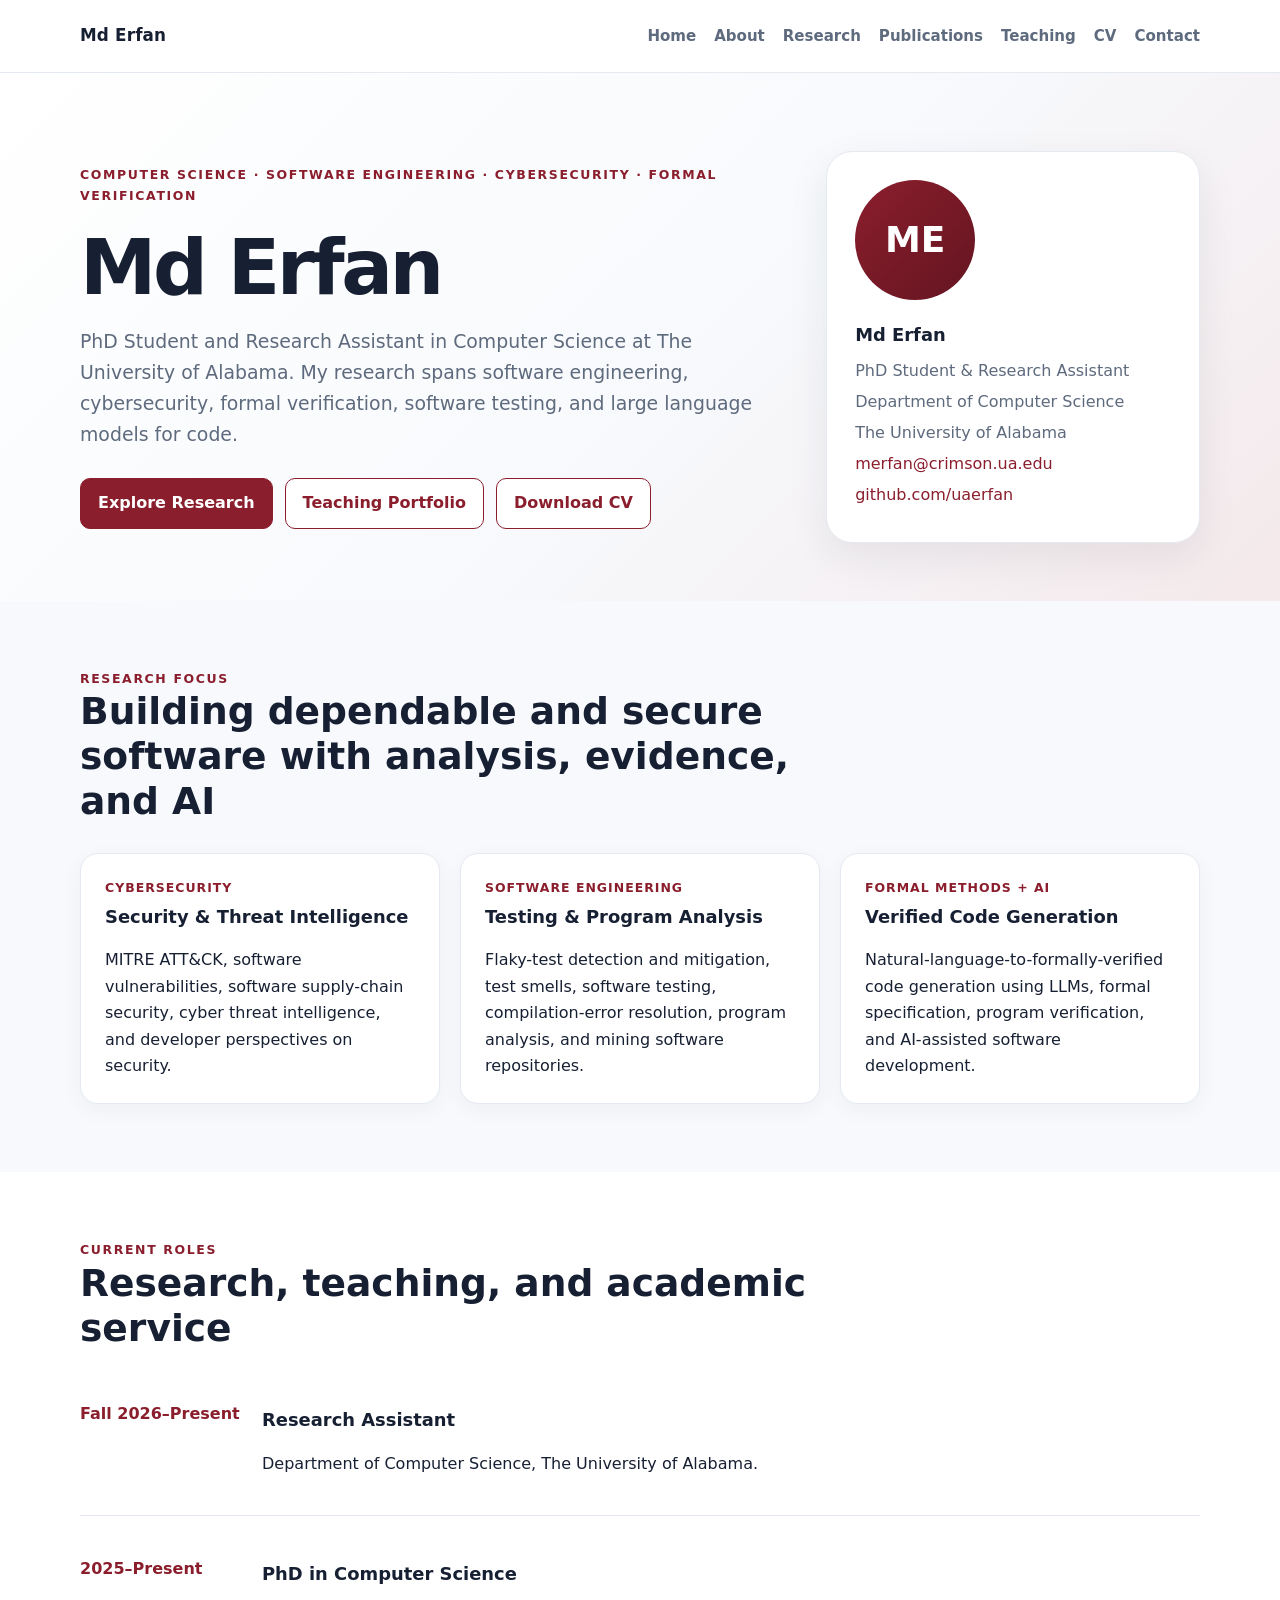
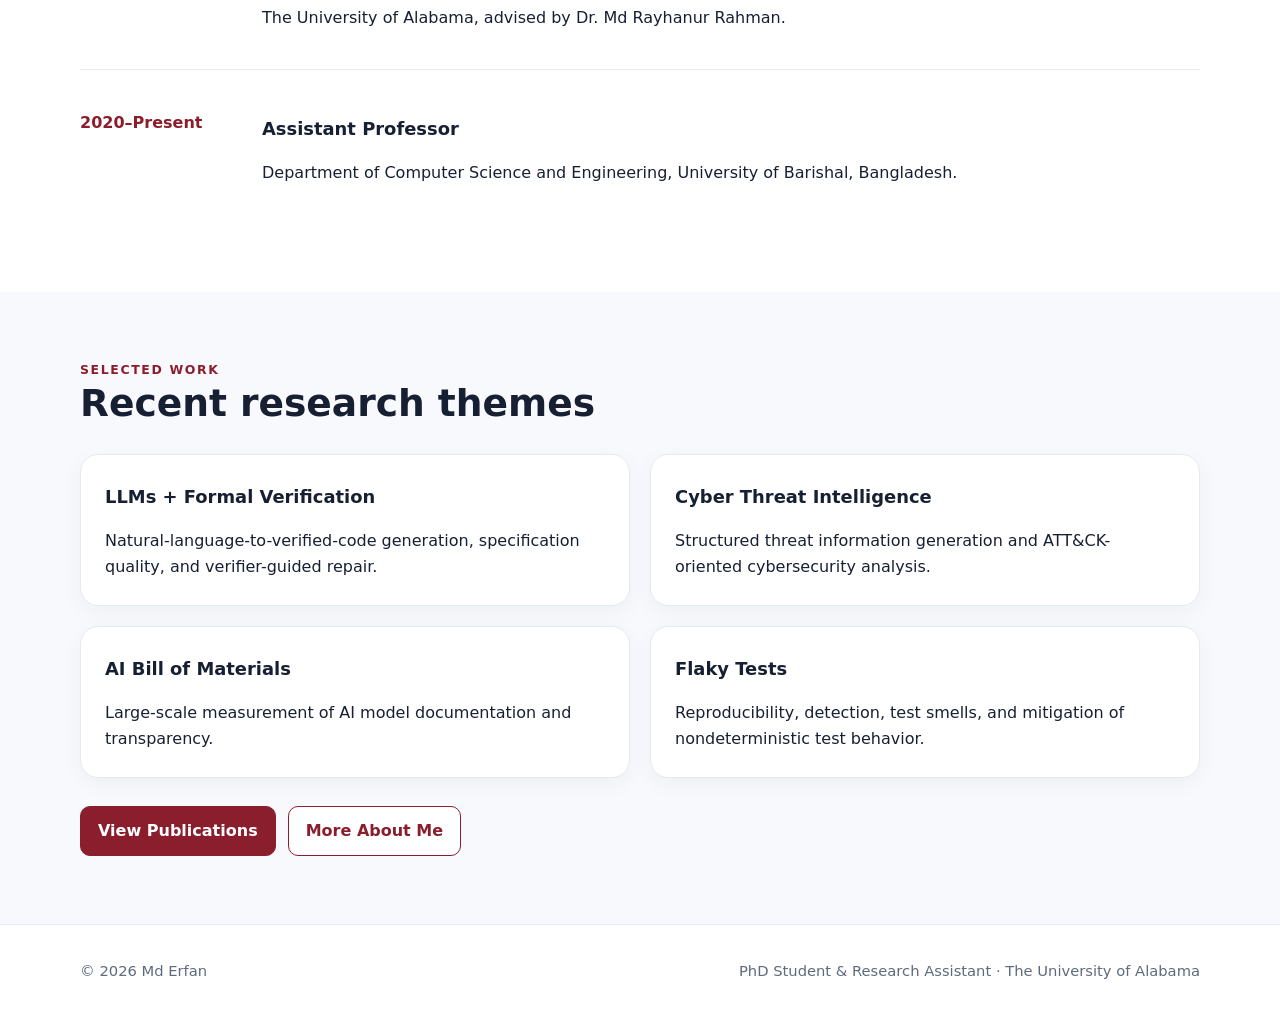
<file: index.html>
<!doctype html><html lang="en"><head><meta charset="utf-8"><meta name="viewport" content="width=device-width,initial-scale=1">
<title>Md Erfan | Academic Portfolio</title><meta name="description" content="Academic website of Md Erfan, PhD student and Research Assistant in Computer Science at The University of Alabama.">
<link rel="stylesheet" href="styles.css"></head><body><header class="site-header"><div class="container nav"><a class="brand" href="index.html">Md Erfan</a><nav class="nav-links">
<a href="index.html">Home</a><a href="about.html">About</a><a href="research.html">Research</a><a href="publications.html">Publications</a><a href="teaching.html">Teaching</a><a href="cv.html">CV</a><a href="contact.html">Contact</a>
</nav></div></header><main>
<section class="hero"><div class="container hero-grid"><div>
<div class="eyebrow">Computer Science · Software Engineering · Cybersecurity · Formal Verification</div>
<h1>Md Erfan</h1>
<p class="lead">PhD Student and Research Assistant in Computer Science at The University of Alabama. My research spans software engineering, cybersecurity, formal verification, software testing, and large language models for code.</p>
<div class="hero-actions"><a class="button" href="research.html">Explore Research</a><a class="button secondary" href="teaching.html">Teaching Portfolio</a><a class="button secondary" href="assets/Md_Erfan_CV.pdf">Download CV</a></div>
</div><aside class="identity-card"><div class="monogram">ME</div><h3>Md Erfan</h3><p>PhD Student & Research Assistant</p><p>Department of Computer Science</p><p>The University of Alabama</p><p><a href="mailto:merfan@crimson.ua.edu">merfan@crimson.ua.edu</a></p><p><a href="https://github.com/uaerfan">github.com/uaerfan</a></p></aside></div></section>

<section class="section"><div class="container"><div class="section-heading"><div class="eyebrow">Research focus</div><h2>Building dependable and secure software with analysis, evidence, and AI</h2></div>
<div class="grid three"><article class="card"><div class="kicker">Cybersecurity</div><h3>Security & Threat Intelligence</h3><p>MITRE ATT&CK, software vulnerabilities, software supply-chain security, cyber threat intelligence, and developer perspectives on security.</p></article>
<article class="card"><div class="kicker">Software Engineering</div><h3>Testing & Program Analysis</h3><p>Flaky-test detection and mitigation, test smells, software testing, compilation-error resolution, program analysis, and mining software repositories.</p></article>
<article class="card"><div class="kicker">Formal Methods + AI</div><h3>Verified Code Generation</h3><p>Natural-language-to-formally-verified code generation using LLMs, formal specification, program verification, and AI-assisted software development.</p></article></div></div></section>

<section class="section alt"><div class="container"><div class="section-heading"><div class="eyebrow">Current roles</div><h2>Research, teaching, and academic service</h2></div>
<div class="timeline"><div class="timeline-item"><div class="time">Fall 2026–Present</div><div><h3>Research Assistant</h3><p>Department of Computer Science, The University of Alabama.</p></div></div>
<div class="timeline-item"><div class="time">2025–Present</div><div><h3>PhD in Computer Science</h3><p>The University of Alabama, advised by Dr. Md Rayhanur Rahman.</p></div></div>
<div class="timeline-item"><div class="time">2020–Present</div><div><h3>Assistant Professor</h3><p>Department of Computer Science and Engineering, University of Barishal, Bangladesh.</p></div></div></div></div></section>

<section class="section"><div class="container"><div class="section-heading"><div class="eyebrow">Selected work</div><h2>Recent research themes</h2></div>
<div class="grid two"><article class="card"><h3>LLMs + Formal Verification</h3><p>Natural-language-to-verified-code generation, specification quality, and verifier-guided repair.</p></article>
<article class="card"><h3>Cyber Threat Intelligence</h3><p>Structured threat information generation and ATT&CK-oriented cybersecurity analysis.</p></article>
<article class="card"><h3>AI Bill of Materials</h3><p>Large-scale measurement of AI model documentation and transparency.</p></article>
<article class="card"><h3>Flaky Tests</h3><p>Reproducibility, detection, test smells, and mitigation of nondeterministic test behavior.</p></article></div>
<div class="hero-actions"><a class="button" href="publications.html">View Publications</a><a class="button secondary" href="about.html">More About Me</a></div></div></section>
</main><footer class="footer"><div class="container footer-flex"><span>© 2026 Md Erfan</span><span>PhD Student & Research Assistant · The University of Alabama</span></div></footer></body></html>
</file>
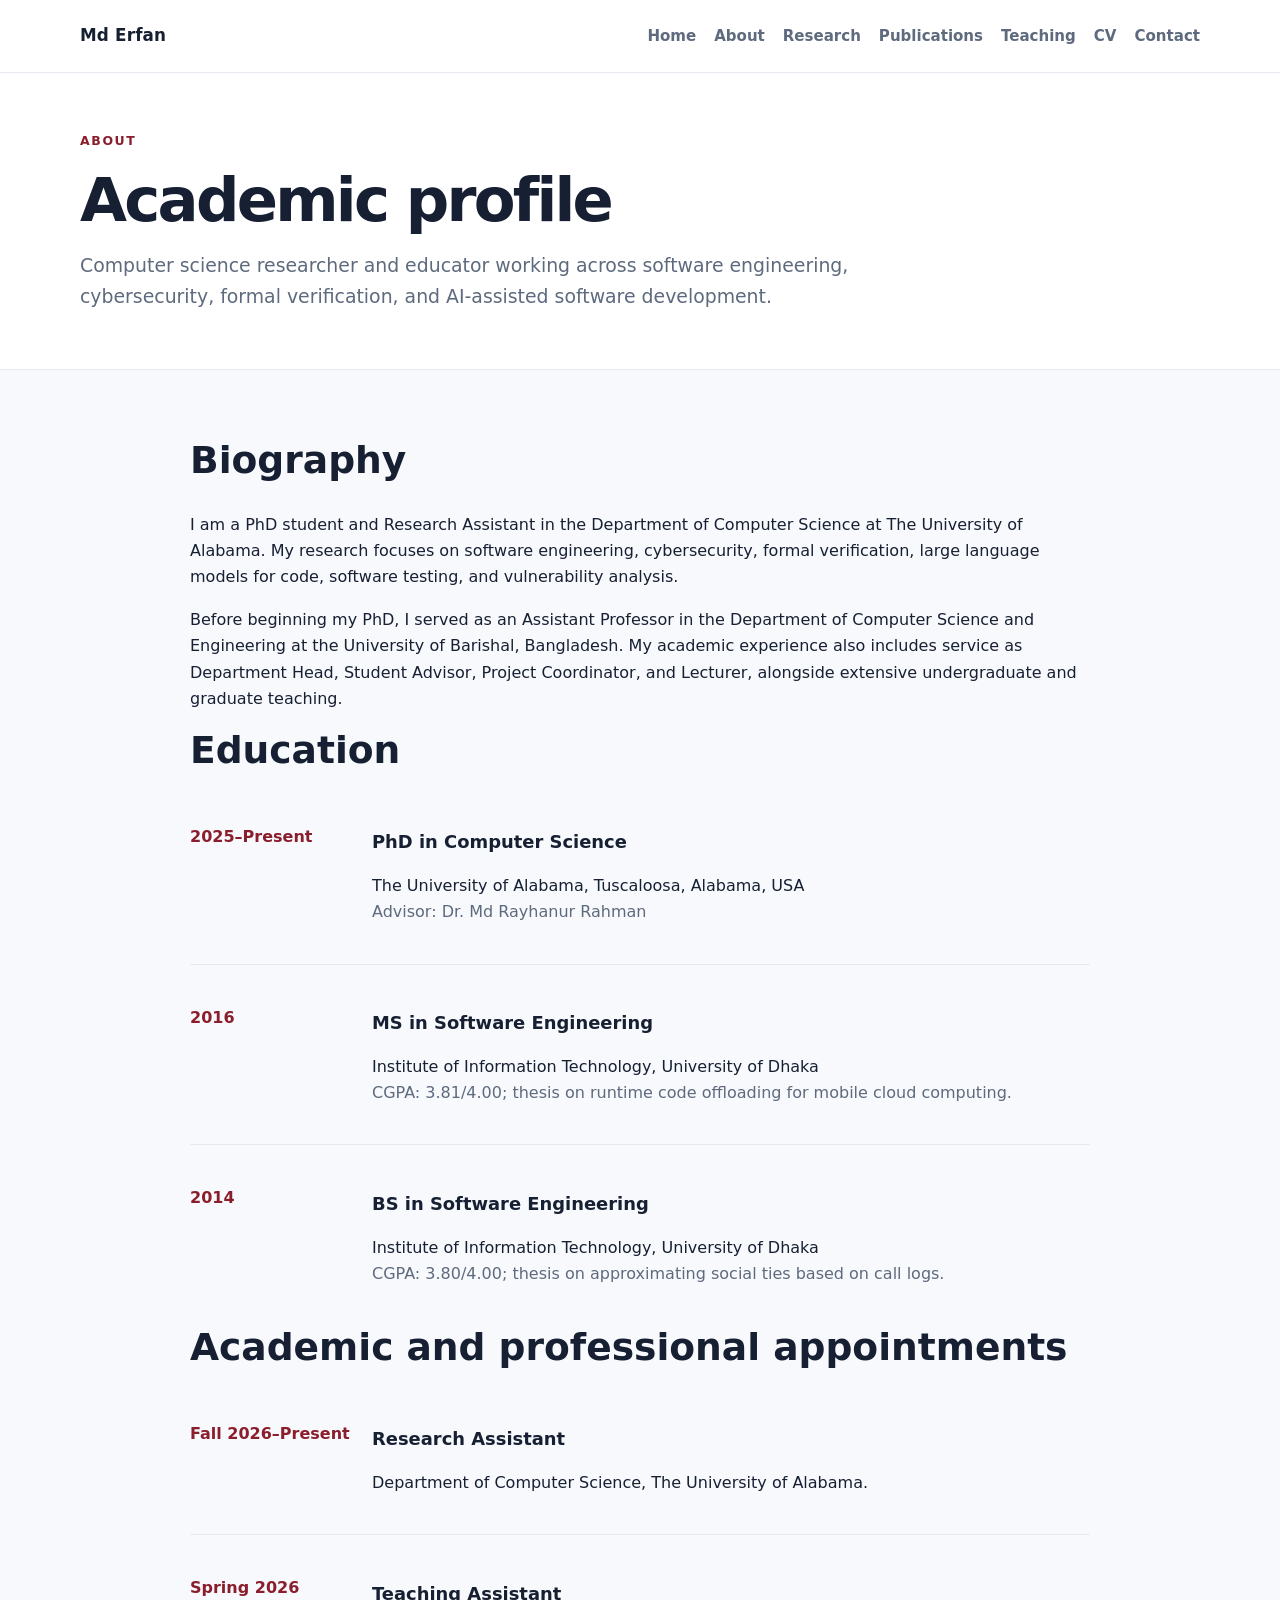
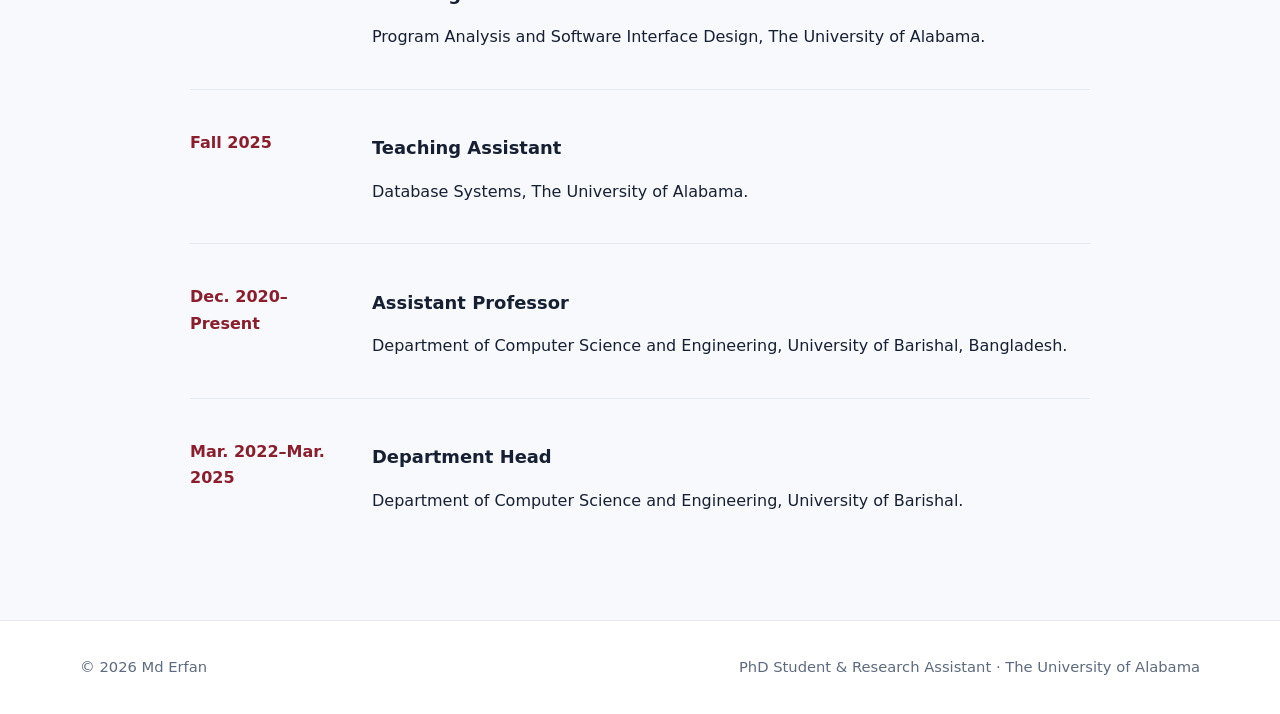
<file: about.html>
<!doctype html><html lang="en"><head><meta charset="utf-8"><meta name="viewport" content="width=device-width,initial-scale=1">
<title>About | Md Erfan</title><meta name="description" content="Academic website of Md Erfan, PhD student and Research Assistant in Computer Science at The University of Alabama.">
<link rel="stylesheet" href="styles.css"></head><body><header class="site-header"><div class="container nav"><a class="brand" href="index.html">Md Erfan</a><nav class="nav-links">
<a href="index.html">Home</a><a href="about.html">About</a><a href="research.html">Research</a><a href="publications.html">Publications</a><a href="teaching.html">Teaching</a><a href="cv.html">CV</a><a href="contact.html">Contact</a>
</nav></div></header><main>
<section class="page-hero"><div class="container"><div class="eyebrow">About</div><h1>Academic profile</h1><p class="lead">Computer science researcher and educator working across software engineering, cybersecurity, formal verification, and AI-assisted software development.</p></div></section>
<section class="section"><div class="container prose"><h2>Biography</h2><p>I am a PhD student and Research Assistant in the Department of Computer Science at The University of Alabama. My research focuses on software engineering, cybersecurity, formal verification, large language models for code, software testing, and vulnerability analysis.</p>
<p>Before beginning my PhD, I served as an Assistant Professor in the Department of Computer Science and Engineering at the University of Barishal, Bangladesh. My academic experience also includes service as Department Head, Student Advisor, Project Coordinator, and Lecturer, alongside extensive undergraduate and graduate teaching.</p>
<h2>Education</h2><div class="timeline"><div class="timeline-item"><div class="time">2025–Present</div><div><h3>PhD in Computer Science</h3><p>The University of Alabama, Tuscaloosa, Alabama, USA<br><span class="muted">Advisor: Dr. Md Rayhanur Rahman</span></p></div></div>
<div class="timeline-item"><div class="time">2016</div><div><h3>MS in Software Engineering</h3><p>Institute of Information Technology, University of Dhaka<br><span class="muted">CGPA: 3.81/4.00; thesis on runtime code offloading for mobile cloud computing.</span></p></div></div>
<div class="timeline-item"><div class="time">2014</div><div><h3>BS in Software Engineering</h3><p>Institute of Information Technology, University of Dhaka<br><span class="muted">CGPA: 3.80/4.00; thesis on approximating social ties based on call logs.</span></p></div></div></div>
<h2>Academic and professional appointments</h2><div class="timeline"><div class="timeline-item"><div class="time">Fall 2026–Present</div><div><h3>Research Assistant</h3><p>Department of Computer Science, The University of Alabama.</p></div></div>
<div class="timeline-item"><div class="time">Spring 2026</div><div><h3>Teaching Assistant</h3><p>Program Analysis and Software Interface Design, The University of Alabama.</p></div></div>
<div class="timeline-item"><div class="time">Fall 2025</div><div><h3>Teaching Assistant</h3><p>Database Systems, The University of Alabama.</p></div></div>
<div class="timeline-item"><div class="time">Dec. 2020–Present</div><div><h3>Assistant Professor</h3><p>Department of Computer Science and Engineering, University of Barishal, Bangladesh.</p></div></div>
<div class="timeline-item"><div class="time">Mar. 2022–Mar. 2025</div><div><h3>Department Head</h3><p>Department of Computer Science and Engineering, University of Barishal.</p></div></div></div></div></section>
</main><footer class="footer"><div class="container footer-flex"><span>© 2026 Md Erfan</span><span>PhD Student & Research Assistant · The University of Alabama</span></div></footer></body></html>
</file>
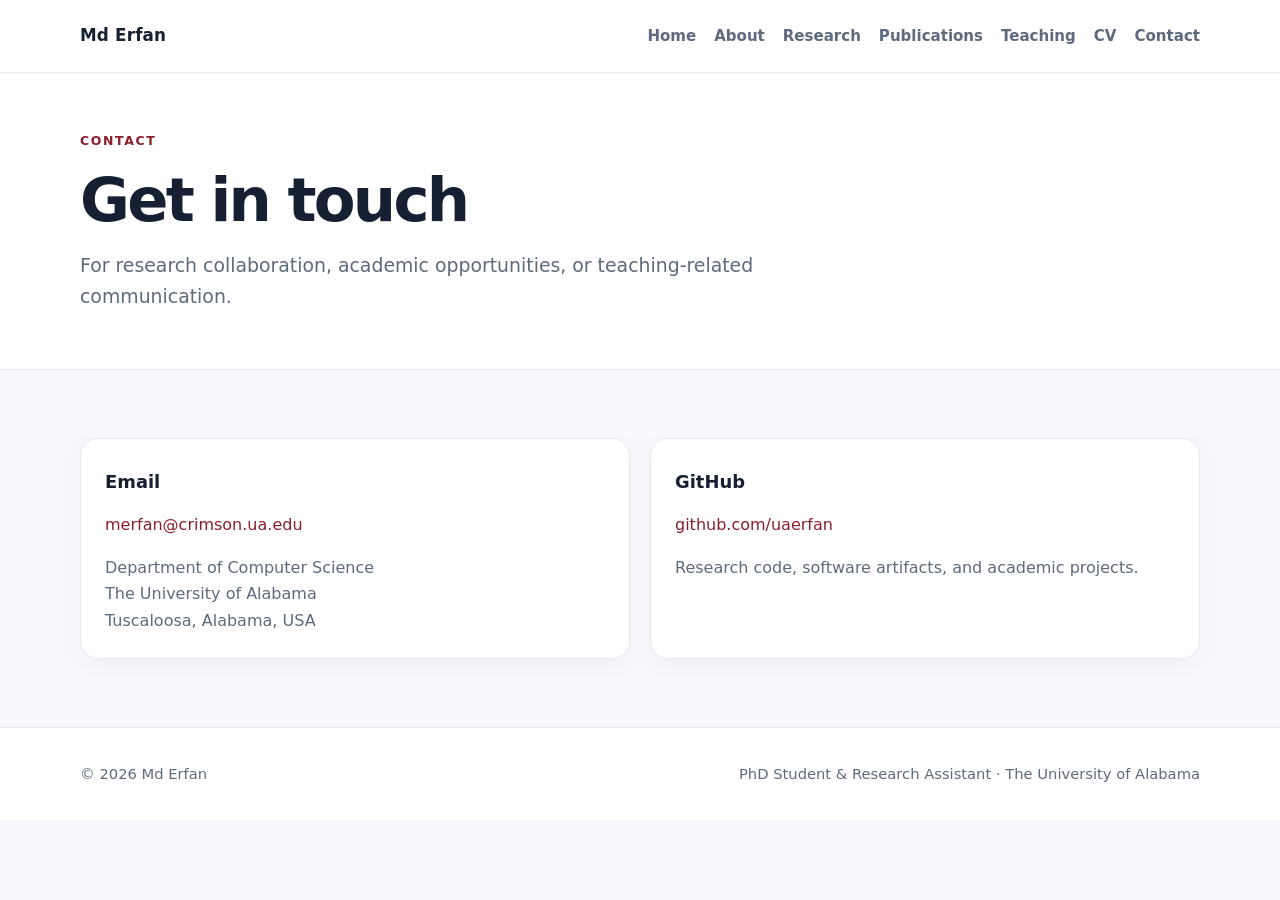
<file: contact.html>
<!doctype html><html lang="en"><head><meta charset="utf-8"><meta name="viewport" content="width=device-width,initial-scale=1">
<title>Contact | Md Erfan</title><meta name="description" content="Academic website of Md Erfan, PhD student and Research Assistant in Computer Science at The University of Alabama.">
<link rel="stylesheet" href="styles.css"></head><body><header class="site-header"><div class="container nav"><a class="brand" href="index.html">Md Erfan</a><nav class="nav-links">
<a href="index.html">Home</a><a href="about.html">About</a><a href="research.html">Research</a><a href="publications.html">Publications</a><a href="teaching.html">Teaching</a><a href="cv.html">CV</a><a href="contact.html">Contact</a>
</nav></div></header><main>
<section class="page-hero"><div class="container"><div class="eyebrow">Contact</div><h1>Get in touch</h1><p class="lead">For research collaboration, academic opportunities, or teaching-related communication.</p></div></section>
<section class="section"><div class="container"><div class="grid two">
<article class="card"><h3>Email</h3><p><a href="mailto:merfan@crimson.ua.edu">merfan@crimson.ua.edu</a></p><p class="muted">Department of Computer Science<br>The University of Alabama<br>Tuscaloosa, Alabama, USA</p></article>
<article class="card"><h3>GitHub</h3><p><a href="https://github.com/uaerfan" target="_blank" rel="noopener">github.com/uaerfan</a></p><p class="muted">Research code, software artifacts, and academic projects.</p></article></div></div></section>
</main><footer class="footer"><div class="container footer-flex"><span>© 2026 Md Erfan</span><span>PhD Student & Research Assistant · The University of Alabama</span></div></footer></body></html>
</file>
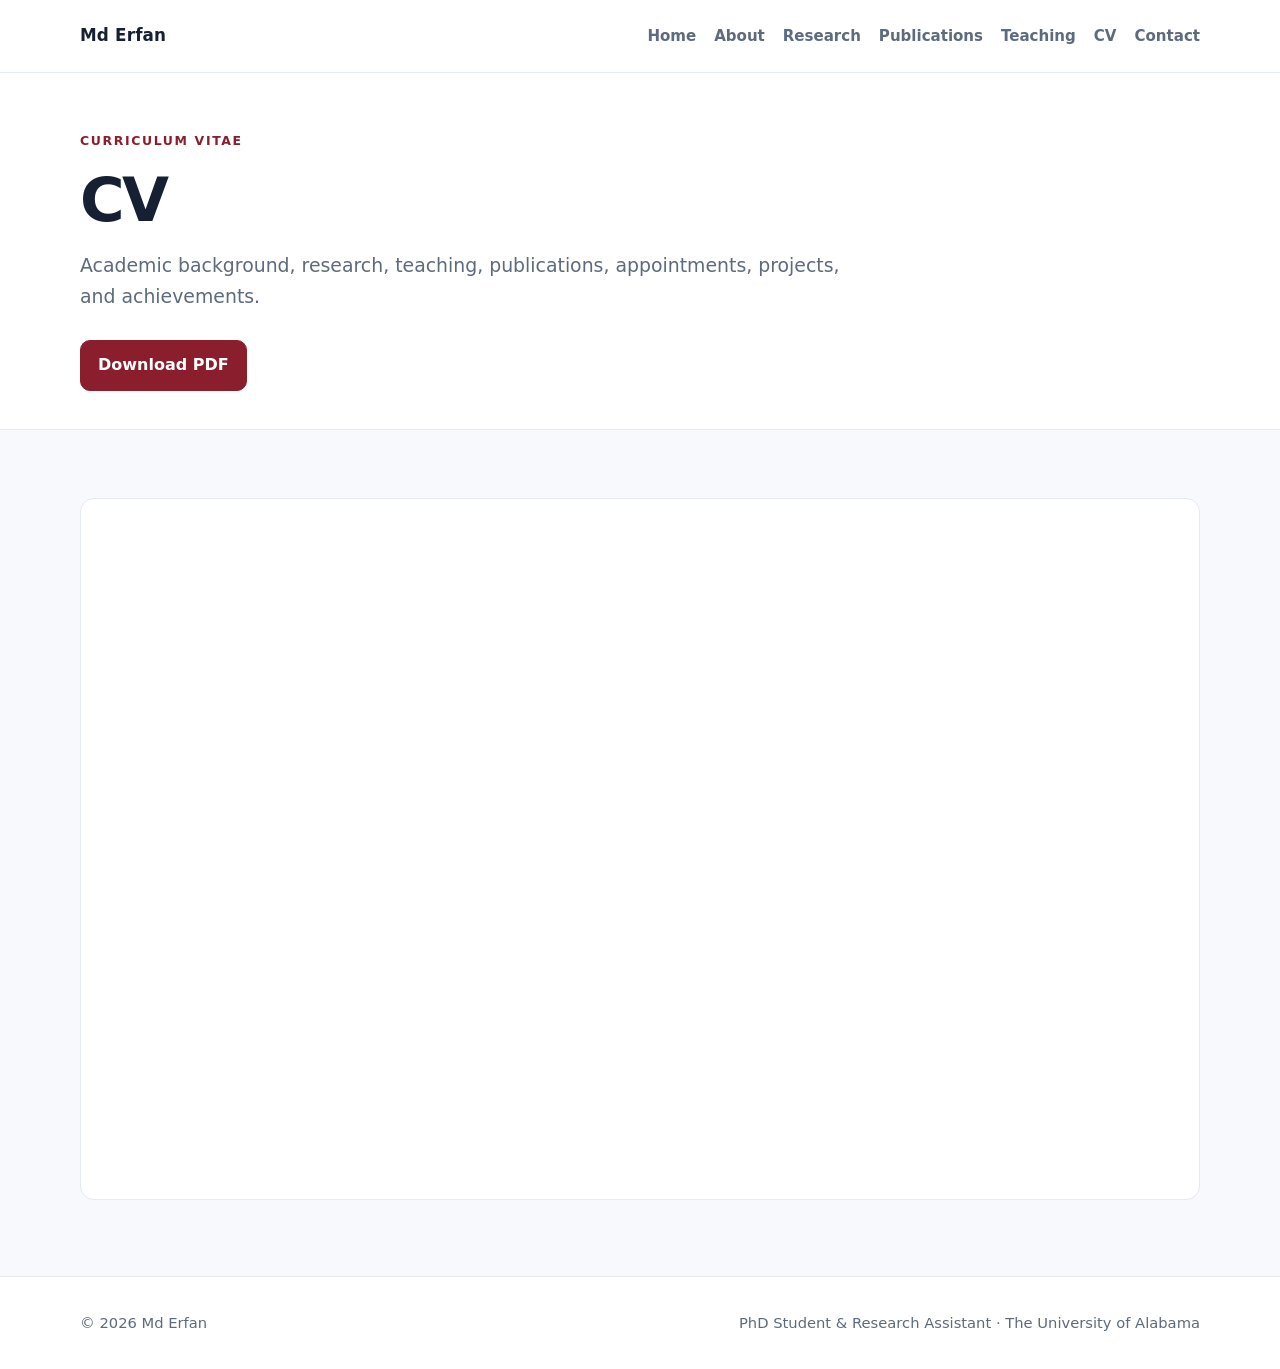
<file: cv.html>
<!doctype html><html lang="en"><head><meta charset="utf-8"><meta name="viewport" content="width=device-width,initial-scale=1">
<title>CV | Md Erfan</title><meta name="description" content="Academic website of Md Erfan, PhD student and Research Assistant in Computer Science at The University of Alabama.">
<link rel="stylesheet" href="styles.css"></head><body><header class="site-header"><div class="container nav"><a class="brand" href="index.html">Md Erfan</a><nav class="nav-links">
<a href="index.html">Home</a><a href="about.html">About</a><a href="research.html">Research</a><a href="publications.html">Publications</a><a href="teaching.html">Teaching</a><a href="cv.html">CV</a><a href="contact.html">Contact</a>
</nav></div></header><main>
<section class="page-hero"><div class="container"><div class="eyebrow">Curriculum Vitae</div><h1>CV</h1><p class="lead">Academic background, research, teaching, publications, appointments, projects, and achievements.</p>
<div class="hero-actions"><a class="button" href="assets/Md_Erfan_CV.pdf">Download PDF</a></div></div></section>
<section class="section"><div class="container"><iframe class="cv-frame" src="assets/Md_Erfan_CV.pdf" title="Md Erfan CV"></iframe></div></section>
</main><footer class="footer"><div class="container footer-flex"><span>© 2026 Md Erfan</span><span>PhD Student & Research Assistant · The University of Alabama</span></div></footer></body></html>
</file>
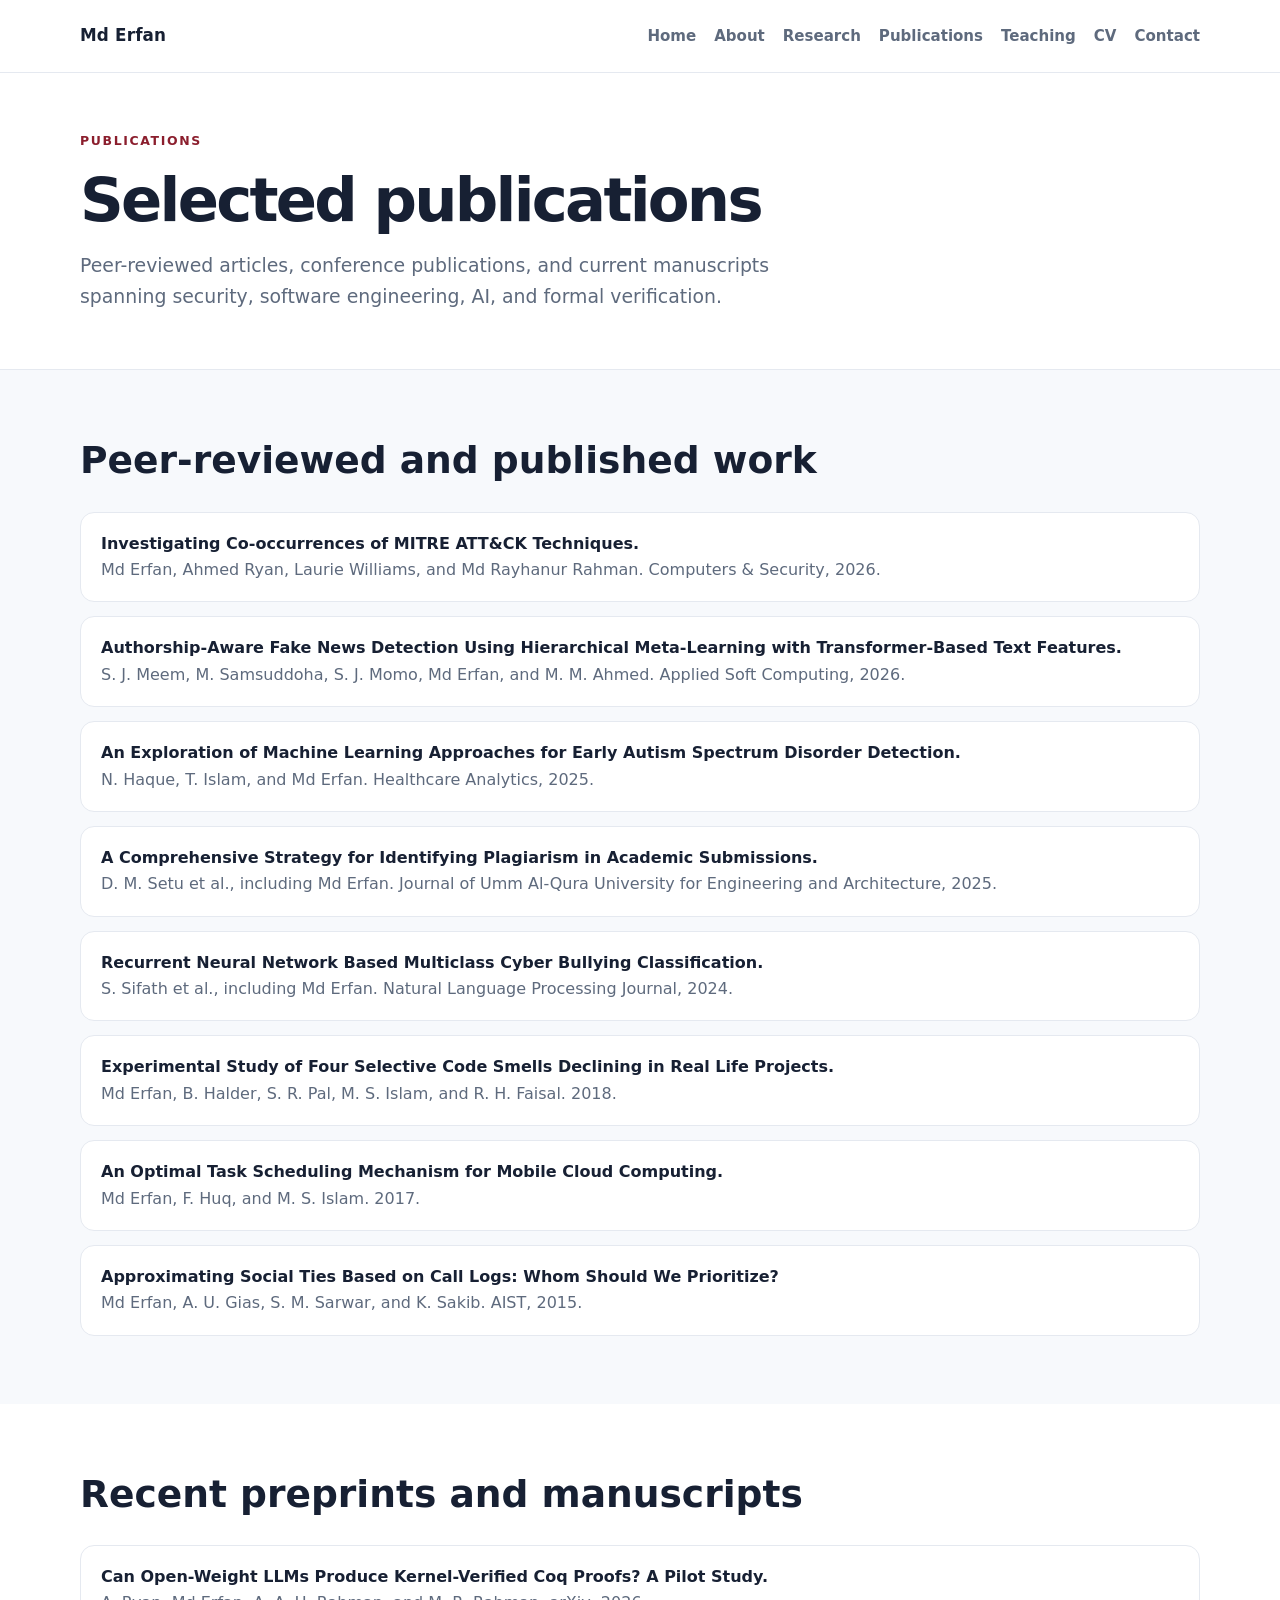
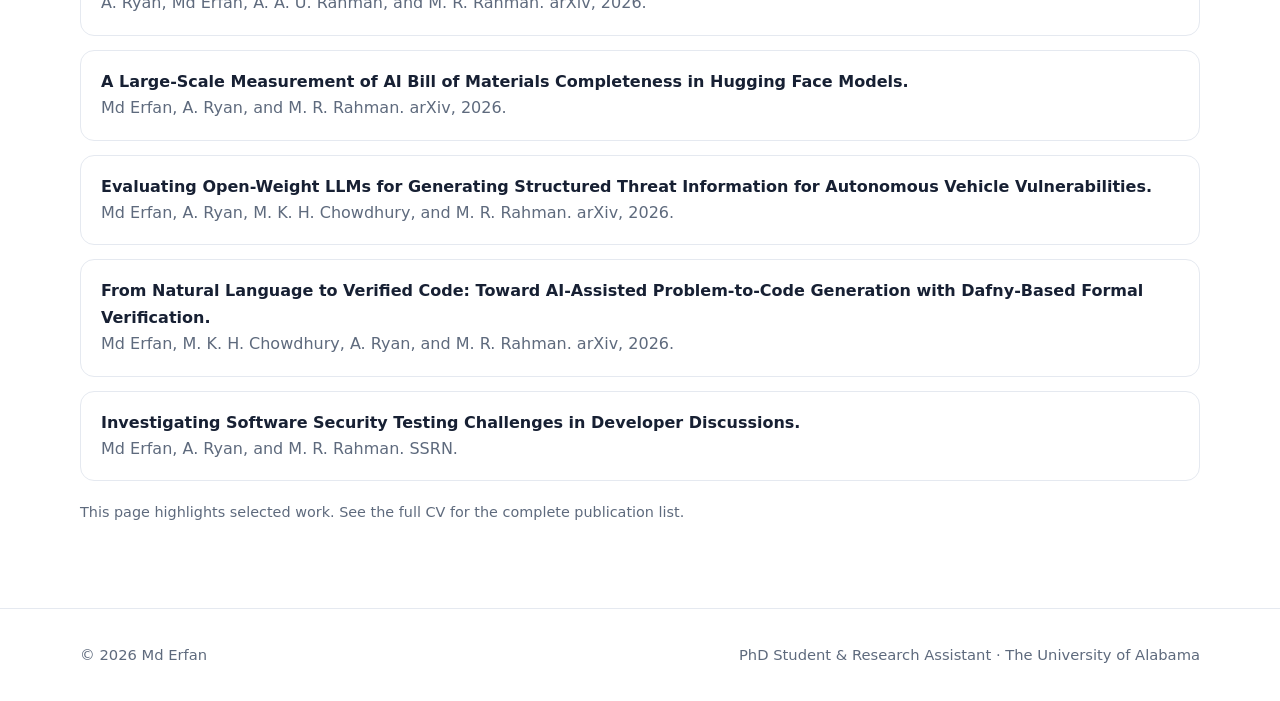
<file: publications.html>
<!doctype html><html lang="en"><head><meta charset="utf-8"><meta name="viewport" content="width=device-width,initial-scale=1">
<title>Publications | Md Erfan</title><meta name="description" content="Academic website of Md Erfan, PhD student and Research Assistant in Computer Science at The University of Alabama.">
<link rel="stylesheet" href="styles.css"></head><body><header class="site-header"><div class="container nav"><a class="brand" href="index.html">Md Erfan</a><nav class="nav-links">
<a href="index.html">Home</a><a href="about.html">About</a><a href="research.html">Research</a><a href="publications.html">Publications</a><a href="teaching.html">Teaching</a><a href="cv.html">CV</a><a href="contact.html">Contact</a>
</nav></div></header><main>
<section class="page-hero"><div class="container"><div class="eyebrow">Publications</div><h1>Selected publications</h1><p class="lead">Peer-reviewed articles, conference publications, and current manuscripts spanning security, software engineering, AI, and formal verification.</p></div></section>
<section class="section"><div class="container"><div class="section-heading"><h2>Peer-reviewed and published work</h2></div><div class="pub-list"><article class="pub"><strong>Investigating Co-occurrences of MITRE ATT&CK Techniques.</strong><div class="muted">Md Erfan, Ahmed Ryan, Laurie Williams, and Md Rayhanur Rahman. Computers & Security, 2026.</div></article><article class="pub"><strong>Authorship-Aware Fake News Detection Using Hierarchical Meta-Learning with Transformer-Based Text Features.</strong><div class="muted">S. J. Meem, M. Samsuddoha, S. J. Momo, Md Erfan, and M. M. Ahmed. Applied Soft Computing, 2026.</div></article><article class="pub"><strong>An Exploration of Machine Learning Approaches for Early Autism Spectrum Disorder Detection.</strong><div class="muted">N. Haque, T. Islam, and Md Erfan. Healthcare Analytics, 2025.</div></article><article class="pub"><strong>A Comprehensive Strategy for Identifying Plagiarism in Academic Submissions.</strong><div class="muted">D. M. Setu et al., including Md Erfan. Journal of Umm Al-Qura University for Engineering and Architecture, 2025.</div></article><article class="pub"><strong>Recurrent Neural Network Based Multiclass Cyber Bullying Classification.</strong><div class="muted">S. Sifath et al., including Md Erfan. Natural Language Processing Journal, 2024.</div></article><article class="pub"><strong>Experimental Study of Four Selective Code Smells Declining in Real Life Projects.</strong><div class="muted">Md Erfan, B. Halder, S. R. Pal, M. S. Islam, and R. H. Faisal. 2018.</div></article><article class="pub"><strong>An Optimal Task Scheduling Mechanism for Mobile Cloud Computing.</strong><div class="muted">Md Erfan, F. Huq, and M. S. Islam. 2017.</div></article><article class="pub"><strong>Approximating Social Ties Based on Call Logs: Whom Should We Prioritize?</strong><div class="muted">Md Erfan, A. U. Gias, S. M. Sarwar, and K. Sakib. AIST, 2015.</div></article></div></div></section>
<section class="section alt"><div class="container"><div class="section-heading"><h2>Recent preprints and manuscripts</h2></div><div class="pub-list"><article class="pub"><strong>Can Open-Weight LLMs Produce Kernel-Verified Coq Proofs? A Pilot Study.</strong><div class="muted">A. Ryan, Md Erfan, A. A. U. Rahman, and M. R. Rahman. arXiv, 2026.</div></article><article class="pub"><strong>A Large-Scale Measurement of AI Bill of Materials Completeness in Hugging Face Models.</strong><div class="muted">Md Erfan, A. Ryan, and M. R. Rahman. arXiv, 2026.</div></article><article class="pub"><strong>Evaluating Open-Weight LLMs for Generating Structured Threat Information for Autonomous Vehicle Vulnerabilities.</strong><div class="muted">Md Erfan, A. Ryan, M. K. H. Chowdhury, and M. R. Rahman. arXiv, 2026.</div></article><article class="pub"><strong>From Natural Language to Verified Code: Toward AI-Assisted Problem-to-Code Generation with Dafny-Based Formal Verification.</strong><div class="muted">Md Erfan, M. K. H. Chowdhury, A. Ryan, and M. R. Rahman. arXiv, 2026.</div></article><article class="pub"><strong>Investigating Software Security Testing Challenges in Developer Discussions.</strong><div class="muted">Md Erfan, A. Ryan, and M. R. Rahman. SSRN.</div></article></div><p class="small muted" style="margin-top:20px">This page highlights selected work. See the full CV for the complete publication list.</p></div></section>
</main><footer class="footer"><div class="container footer-flex"><span>© 2026 Md Erfan</span><span>PhD Student & Research Assistant · The University of Alabama</span></div></footer></body></html>
</file>
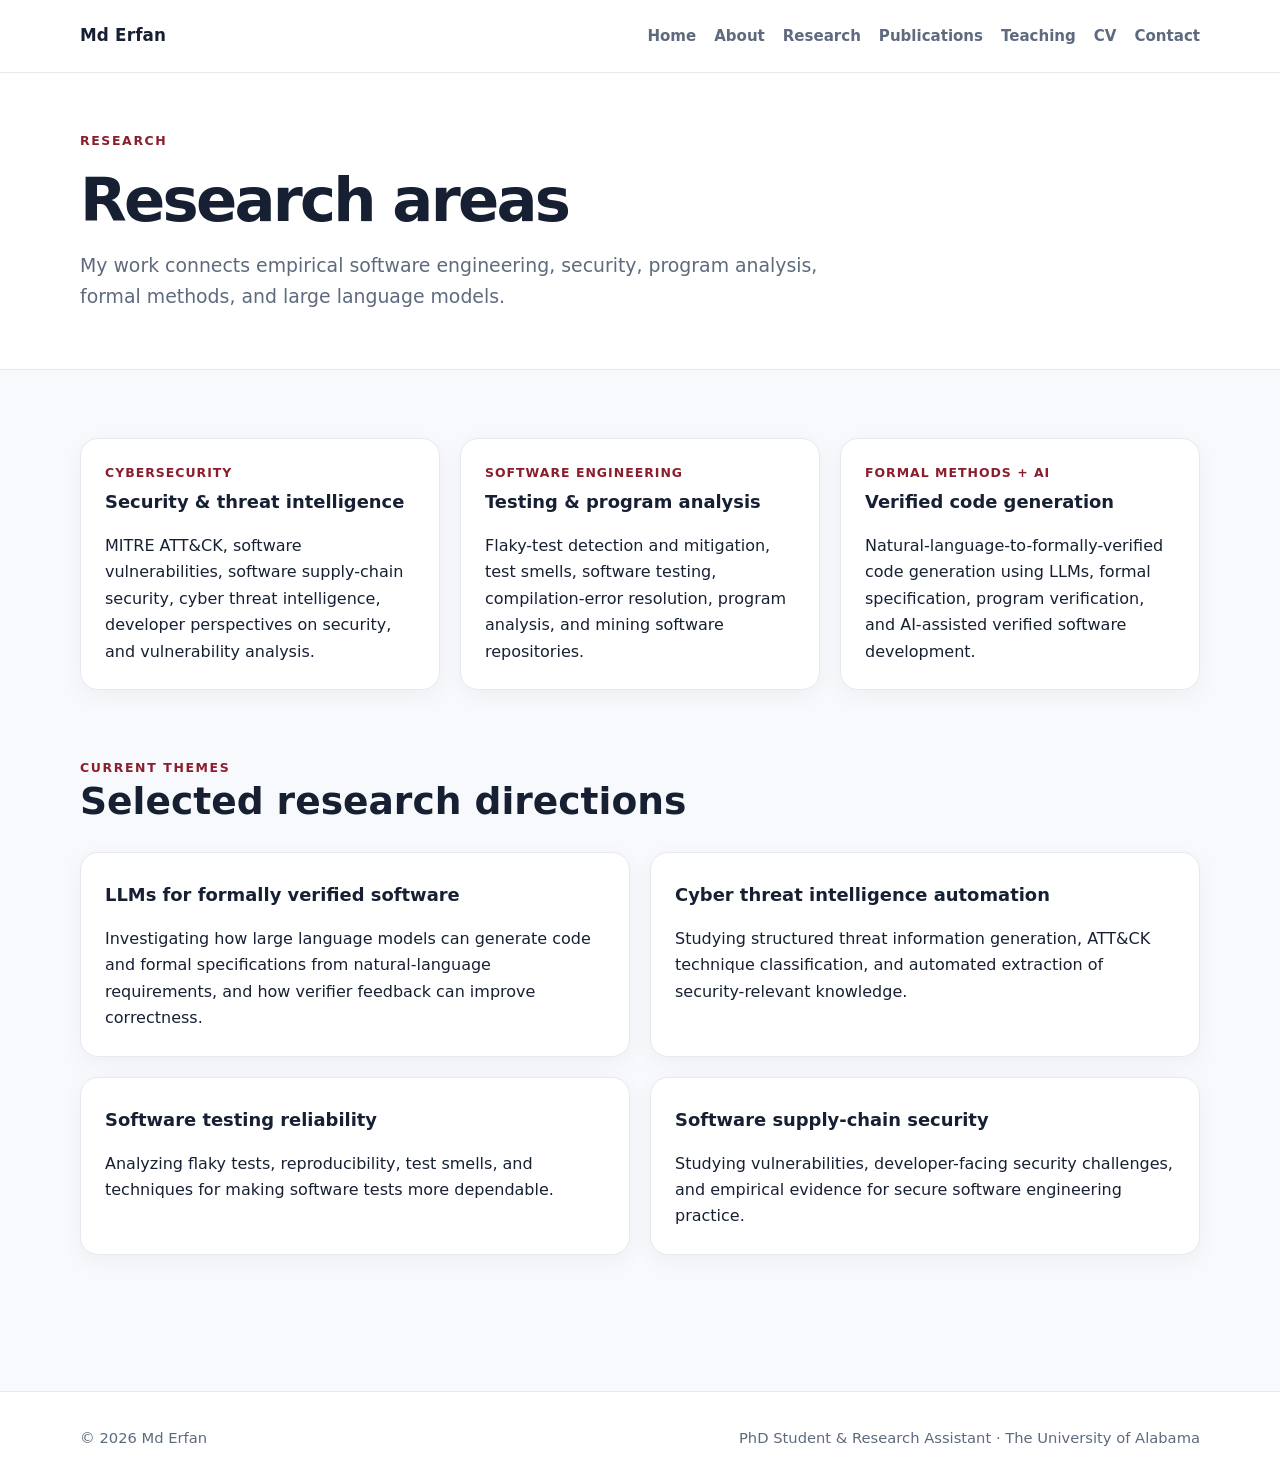
<file: research.html>
<!doctype html><html lang="en"><head><meta charset="utf-8"><meta name="viewport" content="width=device-width,initial-scale=1">
<title>Research | Md Erfan</title><meta name="description" content="Academic website of Md Erfan, PhD student and Research Assistant in Computer Science at The University of Alabama.">
<link rel="stylesheet" href="styles.css"></head><body><header class="site-header"><div class="container nav"><a class="brand" href="index.html">Md Erfan</a><nav class="nav-links">
<a href="index.html">Home</a><a href="about.html">About</a><a href="research.html">Research</a><a href="publications.html">Publications</a><a href="teaching.html">Teaching</a><a href="cv.html">CV</a><a href="contact.html">Contact</a>
</nav></div></header><main>
<section class="page-hero"><div class="container"><div class="eyebrow">Research</div><h1>Research areas</h1><p class="lead">My work connects empirical software engineering, security, program analysis, formal methods, and large language models.</p></div></section>
<section class="section"><div class="container"><div class="grid three"><article class="card"><div class="kicker">Cybersecurity</div><h3>Security & threat intelligence</h3><p>MITRE ATT&CK, software vulnerabilities, software supply-chain security, cyber threat intelligence, developer perspectives on security, and vulnerability analysis.</p></article>
<article class="card"><div class="kicker">Software Engineering</div><h3>Testing & program analysis</h3><p>Flaky-test detection and mitigation, test smells, software testing, compilation-error resolution, program analysis, and mining software repositories.</p></article>
<article class="card"><div class="kicker">Formal Methods + AI</div><h3>Verified code generation</h3><p>Natural-language-to-formally-verified code generation using LLMs, formal specification, program verification, and AI-assisted verified software development.</p></article></div>
<section class="section"><div class="section-heading"><div class="eyebrow">Current themes</div><h2>Selected research directions</h2></div><div class="grid two">
<article class="card"><h3>LLMs for formally verified software</h3><p>Investigating how large language models can generate code and formal specifications from natural-language requirements, and how verifier feedback can improve correctness.</p></article>
<article class="card"><h3>Cyber threat intelligence automation</h3><p>Studying structured threat information generation, ATT&CK technique classification, and automated extraction of security-relevant knowledge.</p></article>
<article class="card"><h3>Software testing reliability</h3><p>Analyzing flaky tests, reproducibility, test smells, and techniques for making software tests more dependable.</p></article>
<article class="card"><h3>Software supply-chain security</h3><p>Studying vulnerabilities, developer-facing security challenges, and empirical evidence for secure software engineering practice.</p></article></div></section></div></section>
</main><footer class="footer"><div class="container footer-flex"><span>© 2026 Md Erfan</span><span>PhD Student & Research Assistant · The University of Alabama</span></div></footer></body></html>
</file>
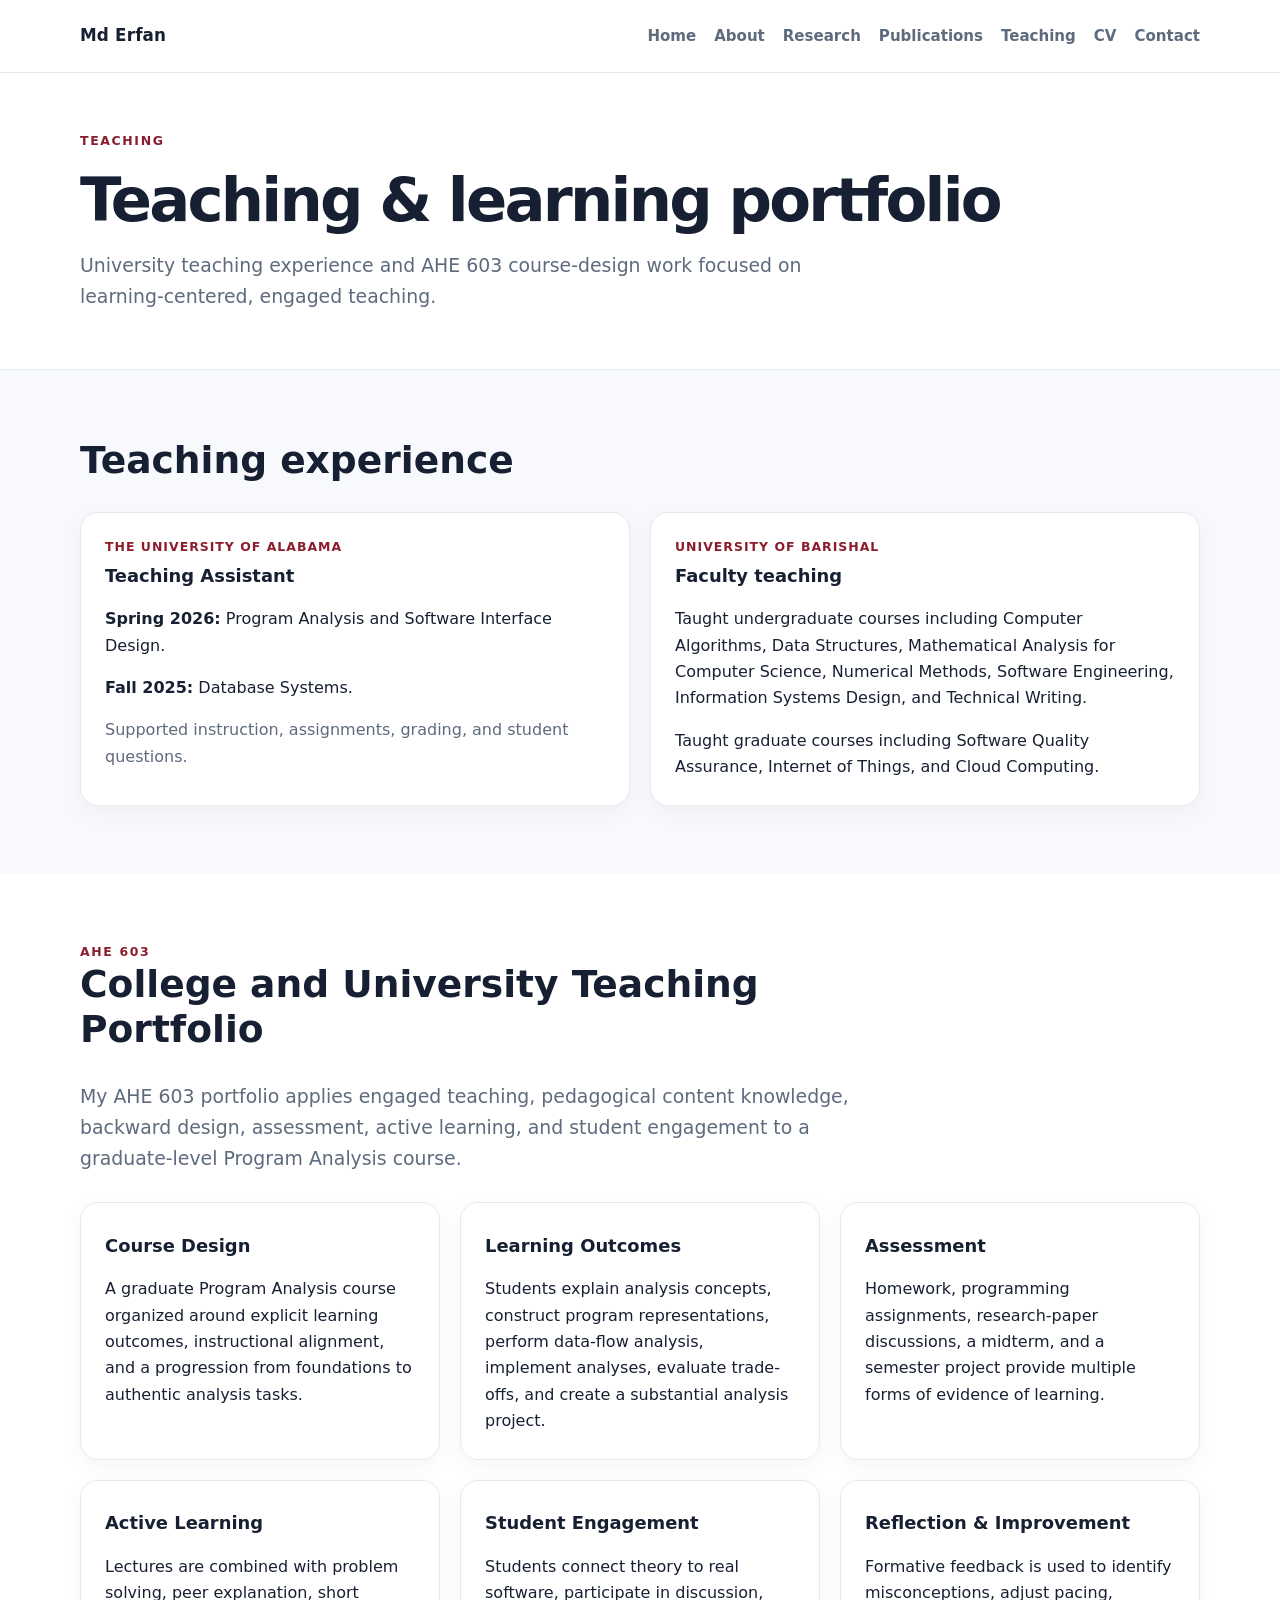
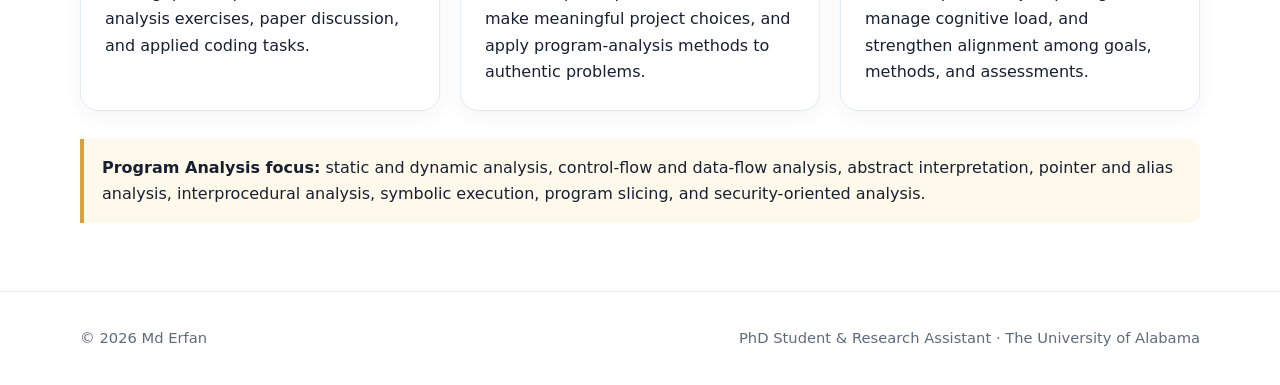
<file: teaching.html>
<!doctype html><html lang="en"><head><meta charset="utf-8"><meta name="viewport" content="width=device-width,initial-scale=1">
<title>Teaching | Md Erfan</title><meta name="description" content="Academic website of Md Erfan, PhD student and Research Assistant in Computer Science at The University of Alabama.">
<link rel="stylesheet" href="styles.css"></head><body><header class="site-header"><div class="container nav"><a class="brand" href="index.html">Md Erfan</a><nav class="nav-links">
<a href="index.html">Home</a><a href="about.html">About</a><a href="research.html">Research</a><a href="publications.html">Publications</a><a href="teaching.html">Teaching</a><a href="cv.html">CV</a><a href="contact.html">Contact</a>
</nav></div></header><main>
<section class="page-hero"><div class="container"><div class="eyebrow">Teaching</div><h1>Teaching & learning portfolio</h1><p class="lead">University teaching experience and AHE 603 course-design work focused on learning-centered, engaged teaching.</p></div></section>
<section class="section"><div class="container"><div class="section-heading"><h2>Teaching experience</h2></div><div class="grid two">
<article class="card"><div class="kicker">The University of Alabama</div><h3>Teaching Assistant</h3><p><strong>Spring 2026:</strong> Program Analysis and Software Interface Design.</p><p><strong>Fall 2025:</strong> Database Systems.</p><p class="muted">Supported instruction, assignments, grading, and student questions.</p></article>
<article class="card"><div class="kicker">University of Barishal</div><h3>Faculty teaching</h3><p>Taught undergraduate courses including Computer Algorithms, Data Structures, Mathematical Analysis for Computer Science, Numerical Methods, Software Engineering, Information Systems Design, and Technical Writing.</p><p>Taught graduate courses including Software Quality Assurance, Internet of Things, and Cloud Computing.</p></article></div></div></section>
<section class="section alt"><div class="container"><div class="section-heading"><div class="eyebrow">AHE 603</div><h2>College and University Teaching Portfolio</h2><p class="lead">My AHE 603 portfolio applies engaged teaching, pedagogical content knowledge, backward design, assessment, active learning, and student engagement to a graduate-level Program Analysis course.</p></div>
<div class="grid three"><article class="card"><h3>Course Design</h3><p>A graduate Program Analysis course organized around explicit learning outcomes, instructional alignment, and a progression from foundations to authentic analysis tasks.</p></article>
<article class="card"><h3>Learning Outcomes</h3><p>Students explain analysis concepts, construct program representations, perform data-flow analysis, implement analyses, evaluate trade-offs, and create a substantial analysis project.</p></article>
<article class="card"><h3>Assessment</h3><p>Homework, programming assignments, research-paper discussions, a midterm, and a semester project provide multiple forms of evidence of learning.</p></article>
<article class="card"><h3>Active Learning</h3><p>Lectures are combined with problem solving, peer explanation, short analysis exercises, paper discussion, and applied coding tasks.</p></article>
<article class="card"><h3>Student Engagement</h3><p>Students connect theory to real software, participate in discussion, make meaningful project choices, and apply program-analysis methods to authentic problems.</p></article>
<article class="card"><h3>Reflection & Improvement</h3><p>Formative feedback is used to identify misconceptions, adjust pacing, manage cognitive load, and strengthen alignment among goals, methods, and assessments.</p></article></div>
<div class="notice" style="margin-top:28px"><strong>Program Analysis focus:</strong> static and dynamic analysis, control-flow and data-flow analysis, abstract interpretation, pointer and alias analysis, interprocedural analysis, symbolic execution, program slicing, and security-oriented analysis.</div></div></section>
</main><footer class="footer"><div class="container footer-flex"><span>© 2026 Md Erfan</span><span>PhD Student & Research Assistant · The University of Alabama</span></div></footer></body></html>
</file>
<file: styles.css>
:root{
  --bg:#f7f9fc;--surface:#ffffff;--text:#172033;--muted:#5e6a7d;
  --primary:#8b1e2d;--primary-dark:#641521;--accent:#d7a23c;
  --border:#e5e9f0;--shadow:0 14px 40px rgba(23,32,51,.08);
  --radius:18px;--max:1120px
}
*{box-sizing:border-box}
html{scroll-behavior:smooth}
body{margin:0;font-family:Inter,ui-sans-serif,system-ui,-apple-system,BlinkMacSystemFont,"Segoe UI",sans-serif;background:var(--bg);color:var(--text);line-height:1.65}
a{color:var(--primary);text-decoration:none}
a:hover{text-decoration:underline}
.container{width:min(var(--max),calc(100% - 40px));margin:0 auto}
.site-header{position:sticky;top:0;z-index:20;background:rgba(255,255,255,.96);backdrop-filter:blur(10px);border-bottom:1px solid var(--border)}
.nav{display:flex;align-items:center;justify-content:space-between;gap:24px;min-height:72px}
.brand{font-size:1.05rem;font-weight:800;letter-spacing:.01em;color:var(--text)}
.nav-links{display:flex;flex-wrap:wrap;gap:18px;font-size:.94rem}
.nav-links a{color:var(--muted);font-weight:650}
.nav-links a:hover,.nav-links a.active{color:var(--primary);text-decoration:none}
.hero{padding:78px 0 58px;background:linear-gradient(135deg,#fff 0%,#f7f9fc 55%,#f4e9eb 100%)}
.hero-grid{display:grid;grid-template-columns:1.3fr .7fr;gap:52px;align-items:center}
.eyebrow{text-transform:uppercase;letter-spacing:.13em;font-weight:800;font-size:.78rem;color:var(--primary)}
h1{font-size:clamp(2.7rem,6vw,4.9rem);line-height:1.03;margin:.28em 0 .18em;letter-spacing:-.045em}
h2{font-size:clamp(1.7rem,3vw,2.35rem);line-height:1.2;margin:0 0 .75em}
h3{font-size:1.12rem;margin:.2em 0 .45em}
.lead{font-size:1.18rem;color:var(--muted);max-width:780px}
.hero-actions{display:flex;flex-wrap:wrap;gap:12px;margin-top:28px}
.button{display:inline-flex;align-items:center;justify-content:center;padding:11px 17px;border-radius:10px;font-weight:750;border:1px solid var(--primary);background:var(--primary);color:#fff}
.button:hover{background:var(--primary-dark);text-decoration:none}
.button.secondary{background:#fff;color:var(--primary)}
.identity-card{background:#fff;border:1px solid var(--border);box-shadow:var(--shadow);border-radius:26px;padding:28px}
.monogram{width:120px;height:120px;border-radius:50%;display:grid;place-items:center;background:linear-gradient(135deg,var(--primary),var(--primary-dark));color:#fff;font-size:2.25rem;font-weight:850;margin-bottom:20px}
.identity-card p{margin:.3rem 0;color:var(--muted)}
.section{padding:68px 0}
.section.alt{background:#fff}
.section-heading{max-width:780px;margin-bottom:28px}
.grid{display:grid;gap:20px}
.grid.three{grid-template-columns:repeat(3,1fr)}
.grid.two{grid-template-columns:repeat(2,1fr)}
.card{background:var(--surface);border:1px solid var(--border);border-radius:var(--radius);padding:24px;box-shadow:0 6px 22px rgba(23,32,51,.045)}
.card p:last-child{margin-bottom:0}
.card .kicker{font-size:.78rem;letter-spacing:.08em;text-transform:uppercase;color:var(--primary);font-weight:800}
.tag-list{display:flex;flex-wrap:wrap;gap:9px;margin-top:16px}
.tag{background:#f4e9eb;color:var(--primary-dark);padding:6px 10px;border-radius:999px;font-size:.86rem;font-weight:650}
.timeline{display:grid;gap:18px}
.timeline-item{display:grid;grid-template-columns:160px 1fr;gap:22px;padding:22px 0;border-bottom:1px solid var(--border)}
.timeline-item:last-child{border-bottom:0}
.time{font-weight:800;color:var(--primary)}
.muted{color:var(--muted)}
.page-hero{padding:58px 0 38px;background:#fff;border-bottom:1px solid var(--border)}
.page-hero h1{font-size:clamp(2.2rem,5vw,3.8rem)}
.prose{max-width:900px}
.pub-list{display:grid;gap:14px}
.pub{background:#fff;border:1px solid var(--border);border-radius:14px;padding:18px 20px}
.pub strong{color:var(--text)}
.notice{border-left:4px solid var(--accent);background:#fff9eb;padding:16px 18px;border-radius:0 12px 12px 0}
.stat-row{display:grid;grid-template-columns:repeat(3,1fr);gap:16px;margin-top:24px}
.stat{background:#fff;border:1px solid var(--border);border-radius:16px;padding:18px}
.stat b{display:block;font-size:1.65rem;color:var(--primary)}
.clean-list{padding-left:1.2rem}
.clean-list li{margin:.38rem 0}
.footer{padding:34px 0;border-top:1px solid var(--border);background:#fff;color:var(--muted);font-size:.92rem}
.footer-flex{display:flex;justify-content:space-between;gap:20px;flex-wrap:wrap}
.small{font-size:.9rem}
.cv-frame{width:100%;height:78vh;border:1px solid var(--border);border-radius:14px;background:#fff}
@media (max-width:860px){
  .hero-grid,.grid.three,.grid.two,.stat-row{grid-template-columns:1fr}
  .timeline-item{grid-template-columns:1fr;gap:4px}
  .nav{align-items:flex-start;flex-direction:column;padding:16px 0}
  .nav-links{gap:12px 16px}
  .hero{padding-top:48px}
}
</file>
